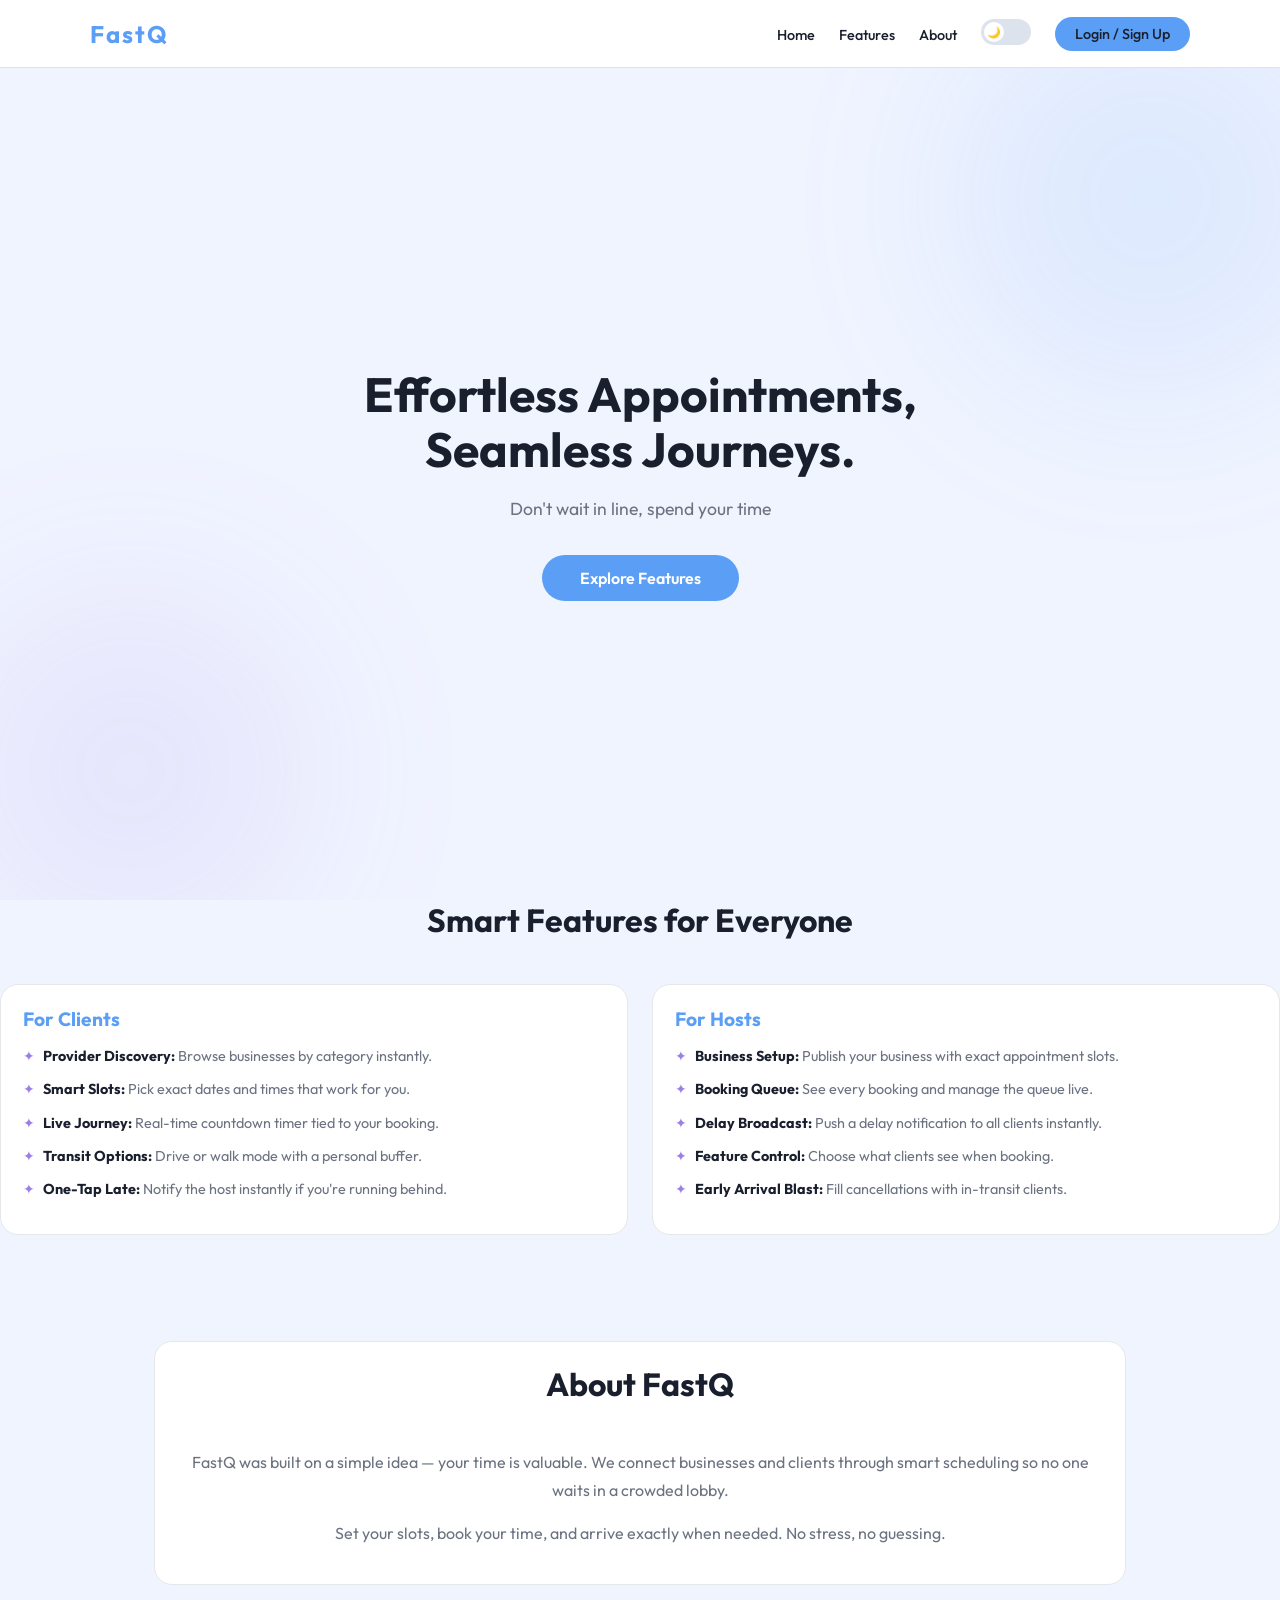
<file: index.html>
<!DOCTYPE html>
<html lang="en">

<head>
    <meta charset="UTF-8">
    <meta name="viewport" content="width=device-width, initial-scale=1.0">
    <title>FastQ — Don't wait in line, spend your time.</title>
    <link rel="preconnect" href="https://fonts.googleapis.com">
    <link rel="preconnect" href="https://fonts.gstatic.com" crossorigin>
    <link href="https://fonts.googleapis.com/css2?family=Outfit:wght@300;400;500;600;700&display=swap" rel="stylesheet">

    
    <link rel="stylesheet" href="Core Landing Page/BaseStyles.css">
    <link rel="stylesheet" href="Core Landing Page/Navbar.css">

    <link rel="stylesheet" href="Landing Content/FeaturesAbout.css">
    <link rel="stylesheet" href="Landing Content/MediaQueries.css">
</head>

<body>
<nav class="navbar">
    <div class="nav-inner">
        <span class="logo">FastQ</span>
        <ul class="nav-links">
            <li><a href="#hero">Home</a></li>
            <li><a href="#features">Features</a></li>
            <li><a href="#about">About</a></li>
            <li>
                <button class="dark-toggle" onclick="toggleDark()">
                    <span class="dark-knob" id="dark-knob">🌙</span>
                </button>
            </li>
            <li>
                <a href="auth.html" class="btn-nav-cta">Login / Sign Up</a>
            </li>
        </ul>
    </div>
</nav>

<main class="page-top">
    <section id="hero" class="hero">
        <div class="blob blob-1"></div>
        <div class="blob blob-2"></div>
        <div class="hero-content">

            <h1> Effortless Appointments,<br>Seamless Journeys.</h1>
            <p>Don't wait in line, spend your time</p>
            <button class="btn-primary"
                onclick="document.getElementById('features').scrollIntoView({behavior:'smooth'})">
                Explore Features
            </button>
       </div>
    </section>

    <section id="features" class="features">
        <h2 class="section-title">Smart Features for Everyone</h2>
        <div class="features-grid">
        <div class="card">
            <h3>For Clients</h3>
            <ul class="feature-list">
                <li><strong>Provider Discovery:</strong> Browse businesses by category instantly.</li>
                <li><strong>Smart Slots:</strong> Pick exact dates and times that work for you.</li>
                <li><strong>Live Journey:</strong> Real-time countdown timer tied to your booking.</li>
                <li><strong>Transit Options:</strong> Drive or walk mode with a personal buffer.</li>
                <li><strong>One-Tap Late:</strong> Notify the host instantly if you're running behind.</li>
            </ul>
        </div>
        <div class="card">
            <h3>For Hosts</h3>
            <ul class="feature-list">
                <li><strong>Business Setup:</strong> Publish your business with exact appointment slots.</li>
                <li><strong>Booking Queue:</strong> See every booking and manage the queue live.</li>
                <li><strong>Delay Broadcast:</strong> Push a delay notification to all clients instantly.</li>
                <li><strong>Feature Control:</strong> Choose what clients see when booking.</li>
                <li><strong>Early Arrival Blast:</strong> Fill cancellations with in-transit clients.</li>
            </ul>
        </div>
        </div>
      </section>  

      <section id="about" class="section">
        <div class="card about-card">
            <h2 class="section-title">About FastQ</h2>
            <p>FastQ was built on a simple idea — your time is valuable. We connect businesses and clients through
                smart scheduling so no one waits in a crowded lobby.</p>
            <p>Set your slots, book your time, and arrive exactly when needed. No stress, no guessing.</p>
        </div>
      </section>

</main>
<script src="Core Landing Page/DarkModeToggle.js"></script>
<script src="Landing Content/ThemeSync.js"></script>



</body>
</html>
</file>
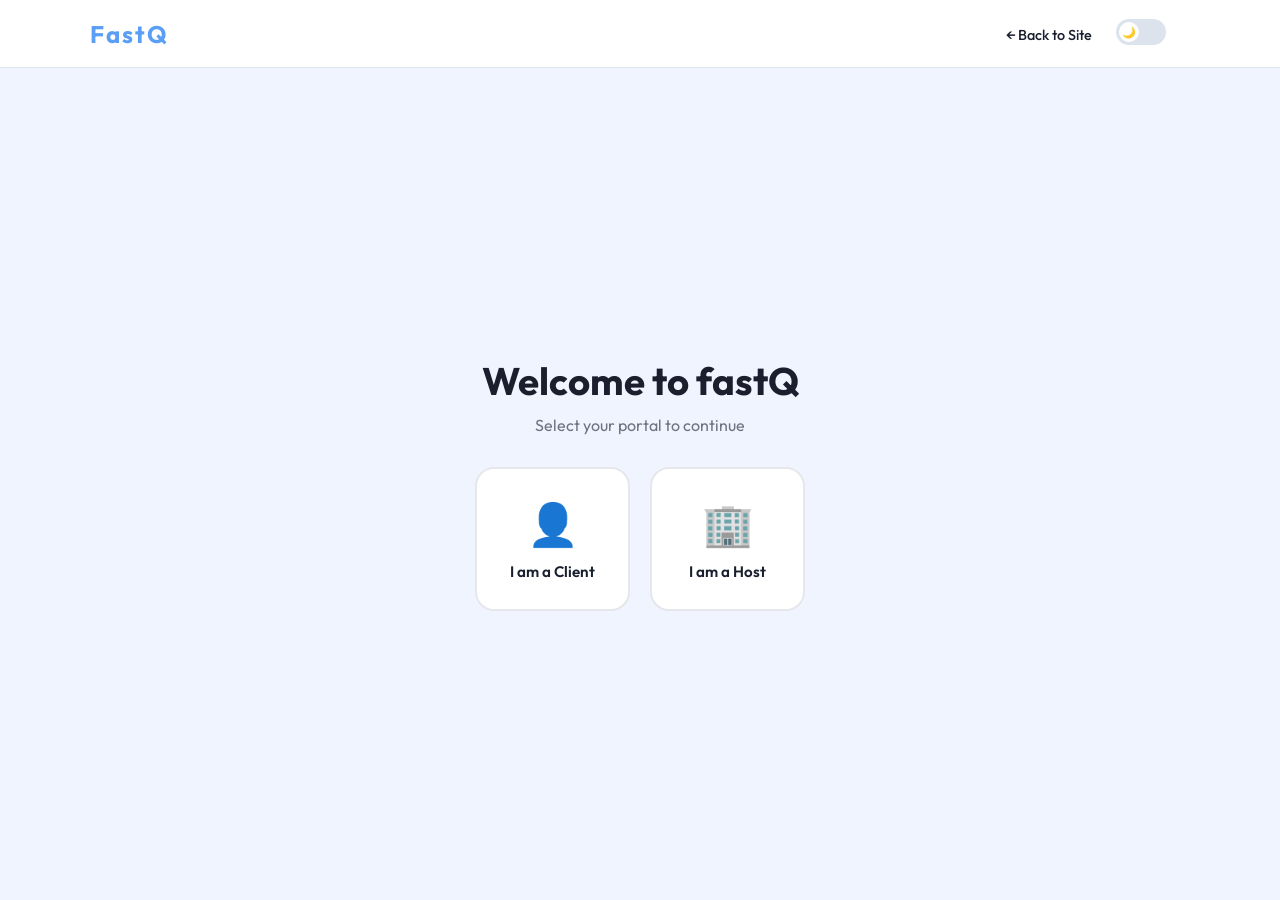
<file: auth.html>
<!DOCTYPE html>
<html lang="en">
<head>
    <meta charset="UTF-8">
    <meta name="viewport" content="width=device-width, initial-scale=1.0">
    <title>FastQ — Portal</title>
    <link rel="preconnect" href="https://fonts.googleapis.com">
    <link rel="preconnect" href="https://fonts.gstatic.com" crossorigin>
    <link href="https://fonts.googleapis.com/css2?family=Outfit:wght@300;400;500;600;700&display=swap" rel="stylesheet">

<link rel="stylesheet" href="Core Landing Page/BaseStyles.css">
    <link rel="stylesheet" href="Core Landing Page/Navbar.css">
    <link rel="stylesheet" href="Landing Content/FeaturesAbout.css">
    <link rel="stylesheet" href="Landing Content/MediaQueries.css">

    <link rel="stylesheet" href="Authentication UI/FormStyles.css">
    <link rel="stylesheet" href="Client Dashboard/DashboardCardStyles.css">
    <link rel="stylesheet" href="Manager Dashboard/QueueTimerStyles.css">

  <script>
     if (localStorage.getItem("fq-theme") === 'dark') {
        document.documentElement.style.backgroundColor = '#0d1117';
        }
    </script>

</head>

<body>
 <nav class="navbar">
    <div class="nav-inner">
        <span class="logo">FastQ</span>
        <ul class="nav-links">
            <li><a href="index.html">← Back to Site</a></li>
            <li>
                <button class="dark-toggle" onclick="toggleDark()">
                    <span class="dark-knob" id="dark-knob">🌙</span>
                </button>
            </li>
            <li>
                <button class="btn-nav-cta" id="nav-logout" style="display:none;" onclick="logoutToGateway()">
                        Logout
                </button>
            </li>
        </ul>
    </div>
 </nav>
 <div class="app-wrap">

    <section id="gateway-view" class="view active">
        <div class="gateway-inner">
            <h1>Welcome to fastQ</h1>
            <p>Select your portal to continue</p>
            <div class="role-cards">
                <div class="role-card" onclick="navigateTo('auth-view','client')">
                    <span class="role-icon">👤</span>
                    <h2>I am a Client</h2>
                </div>
                <div class="role-card" onclick="navigateTo('auth-view','host')">
                    <span class="role-icon">🏢</span>
                    <h2>I am a Host</h2>
                </div>
            </div>
        </div>
    </section>
 
    <section id="auth-view" class="view">
        <div class ="auth-card card">
          <button class="btn-back" onclick="navigateTo('gateway-view')">← Back</button>
          <h2>Access Portal</h2>

            <div class="auth-tabs">
                <button class="tab-btn active" id="login-tab" onclick="switchTab('login')">Login</button>
                <button class="tab-btn" id="signup-tab" onclick="switchTab('signup')">Sign up</button>
            </div>

            <form onsubmit="handleAuth(event)">
                <div id="signup-fields" class="signup-fields hidden">
                <div class="input-row">
                    <div class="input-group">
                        <input type="text" id="first-name" placeholder="First Name">
                    </div>
                    <div class="input-group">
                        <input type="text" id="last-name" placeholder="Last Name">
                    </div>
                </div>
                </div>
                <div class="input-group">
                    <input type="email" id="email" placeholder="Email Address" required>
                </div>
                <div class="input-group">
                    <input type="password" id="password" placeholder="Password" required>
                </div>
                <button type="submit" class="btn-form" id="auth-submit">Login</button>
            </form>
            <div class="social-login">
                <p>Or continue with</p>
                <div class="social-btns">
                    <button class="btn-social">G</button>
                    <button class="btn-social">⌘</button>
                </div>
            </div>
        </div>
    </section>
    
    <section id="host-dashboard" class = "view">
        <div class ="view-header">
            <h3>Host Dashboard</h3>
            <button class ="btn-logout" onclick="logoutToGateway()">Logout</button>
        </div>
    
        <div class ="card">
            <h4>Business Identity</h4>
            <div class ="input-group" style ="margin-top: 10px;">
                <input type="text" id="business-name" placeholder="Business Name (e.g. City Dental)">
            </div>
            <div class="input-group">
                <input type="text" id="business-location" placeholder="Address / Location">
            </div>
        </div>
       
    <div class="card">
        <h4>Sector</h4>
        <div class="sector-row">
            <div class="sector-item active" onclick="selectSector(this,'Clinic')">
                <span class="sector-icon">🏥</span><span>Clinic</span>
            </div>
        <div class="sector-item" onclick="selectSector(this,'Bank')">
                <span class="sector-icon">🏦</span><span>Bank</span>
        </div>
        <div class="sector-item" onclick="selectSector(this,'Gym')">
                <span class="sector-icon">💪</span><span>Gym</span>
        </div>
         <div class="sector-item" onclick="selectSector(this,'Salon')">
                <span class="sector-icon">✂️</span><span>Salon</span>
        </div>
         <div class="sector-item" onclick="selectSector(this,'Other')">
                <span class="sector-icon">🏪</span><span>Other</span>
        </div>
        </div>
    </div>

    <div class="card">
        <h4>Appointment Slots</h4>
        <p class="hint">Pick exact dates and times clients can book</p>
        <div class="slots-wrap" id="slots-wrap"></div>
        <div class="slot-add-row">
            <input type="date" id="slot-date">
            <input type="time" id="slot-time">
            <button class="btn-add" onclick="addSlot()">+ Add Slot</button>
        </div>
    </div>
   
    <div class="card">
        <h4>Queue Settings</h4>
        <ul class="toggle-list">
            <li>
                <span>Service Duration Buffer</span>
                <div class="buffer-ctrl">
                    <button class="btn-circle" onclick="adjustBuffer(-5)">−</button>
                    <span id="buffer-val">10</span>m 
                    <button class="btn-circle" onclick="adjustBuffer(5)">+</button>
                </div>
            </li>
        </ul>
    </div>

    <div class="card">
        <h4>Client-Facing Features</h4>
        <p class="hint">Only enabled features are shown to clients when booking</p>
        <ul class="toggle-list">
            <li>
                <span>🔔 AI-Driven Reminders</span>
                <label class="switch">
                    <input type="checkbox" id="feat-ai" checked>
                    <span class="switch-slider"></span>
                </label>
            </li>
            <li>
                <span>💳 Payment Methods</span>
                <label class="switch">
                    <input type="checkbox" id="feat-pay" checked>
                    <span class="switch-slider"></span>
                </label>
            </li>
            <li>
                 <span>👨‍⚕️ Doctor / Instructor Selection</span>
                <label class="switch">
                    <input type="checkbox" id="feat-doc">
                    <span class="switch-slider"></span>
                </label>
            </li>
            <li>
                  <span>📍Arrival Time Tracking</span>
                <label class="switch">
                    <input type="checkbox" id="feat-arr">
                    <span class="switch-slider"></span>
                </label>
            </li>
            <li>
                 <span>⏱ Duration Estimate</span>
                <label class="switch">
                    <input type="checkbox" id="feat-dur" checked>
                    <span class="switch-slider"></span>
                </label>
            </li>

            <li>
                 <span>📧 Email Reminders</span>
                <label class="switch">
                    <input type="checkbox" id="feat-email">
                    <span class="switch-slider"></span>
                </label>
            </li>
        </ul>
    </div>
    
    <button class="btn-publish" onclick="publishBusiness()">🚀 Publish Business</button>
    </section>
     
    <section id="host-manager"  class="view">
        <div class="view-header">
            <button class="btn-back" onclick="navigateTo('host-dashboard')">←</button>
            <div>
                <h3 id="bm-name">Business Name</h3>
                <span class="hint" id="bm-sector"></span>
            </div>
            <button class="btn-logout" onclick="logoutToGateway()">Logout</button>
        </div>

        <div class="stats-row">
            <div class="card stat-card">
                <span class="stat-num" id="bm-total">0</span>
                <span class="stat-label">Total Bookings</span>
            </div>
            <div class="card stat-card" >
                <span class="stat-num" id="bm-waiting">0</span>
                <span class="stat-label">In Queue</span>
            </div>
        </div>
       
        <div class="card">
            <h4>Live Operations</h4>
            <div class="ops-row">
                <div style="display: flex; align-items: center; gap: 12px;">
                    <span>🔴 Delay Broadcast</span>
                    <label class="switch">
                        <input type="checkbox" id="bm-delay-toggle" onchange="toggleDelay()">
                        <span class="switch-slider"></span>
                    </label>
                </div>
                <button class="btn-secondary" onclick="sendEarlyBlast()">Early Arrival Blast 🚀</button>
            </div>
            <div class="delay-msg-box" id="delay-msg-box">
                <div class="input-group" style="margin-top:10px; margin-bottom: 8px;">
                    <input type="text" id="delay-msg-input" placeholder="e.g Running 15 min late...">
                </div>
                <button class="btn-small" onclick="sendDelay()">Send to All Clients</button>
            </div>
        </div>

        <div class="card">
            <h4>Slot Overview</h4>
            <p class="hint" id="bm-location"></p>
            <div id="bm-slots"></div>
        </div>

        <div class="card">
            <h4>Booking Queue</h4>
            <div id="bm-queue"></div>
        </div>
    </section>
    
    <section id="user-dashboard" class="view">
            <div class="view-header">
                <h3>Discover</h3>
                <button class="btn-logout" onclick="logoutToGateway()">Logout</button>
            </div>
            <div class="category-grid" id="category-grid"></div>
            <div class="card">
                <h4>My Calendar</h4>
                <div id="calendar-list">
                    <p class="calendar-empty">No appointments yet. Book one above!</p>
                </div>
            </div>
        </section>


         <section id="provider-view" class="view">
            <div class="view-header">
                <button class="btn-back" onclick="navigateTo('user-dashboard')">←</button>
                <h3>Select Provider</h3>
            </div>
            <div id="provider-list"></div>
        </section>

         <section id="live-view" class="view">
            <div class="view-header">
                <button class="btn-back" onclick="navigateTo('user-dashboard')">←</button>
                <h3>Live Journey</h3>
            </div>

            <div class="stepper">
                <div class="step done" id="step-booked">Booked</div>
                <div class="step active" id="step-transit">In Transit</div>
                <div class="step" id="step-lobby">In Lobby</div>
                <div class="step" id="step-session">In Session</div>
            </div>

            <div class="timer-wrap">
                <div class="timer-circle">
                    <span id="countdown">--:--</span>
                    <span class="timer-label" id="timer-label">Calculating...</span>
                </div>
            </div>

            <div class="card">
                <h4>Transit Customization</h4>
                <div class="custom-row" style="margin-top:10px;">
                    <label>Personal Buffer</label>
                    <input type="range" min="0" max="30" value="5" class="slider-input" id="transit-slider"
                        oninput="updateBuffer()">
                    <span id="buffer-display">5m</span>
                </div>
                <div class="custom-row">
                    <label>Commute Mode</label>
                    <div class="mode-toggle">
                        <button class="mode-btn active" id="mode-drive" onclick="setMode('driving')">🚗 Drive</button>
                        <button class="mode-btn" id="mode-walk" onclick="setMode('walking')">🚶 Walk</button>
                    </div>
                </div>
            </div>

            <div class="alert-box">
                <span class="alert-icon">⚠️</span>
                <p id="traffic-msg">Moderate traffic. Check buffer time above.</p>
            </div>

            <div class="live-actions">
                <button class="btn-late" onclick="reportLate()">Running Late 🏃💨</button>
                <button class="btn-checkin" onclick="checkIn()">Arrived (Geofence)</button>
            </div>

            <div class="card queue-status">
                <h4>Queue Status</h4>
                <p>You are <strong>#1</strong> in the Queue.</p>
                <p style="margin-top:4px;">Estimated wait: <strong>~5 mins</strong></p>
            </div>
        </section>

    </div>

    <div class="modal-overlay hidden" id="modal">
        <div class="modal-sheet">
            <h4>Book Appointment</h4>

            <div id="feature-tags"></div>
           
            <div class="input-group" style="margin-bottom:4px;">
                <label class="hint" style="display:block; margin-bottom:6px;">Choose Service:</label>
                <select id="service-select" onchange="updateService()"></select>
            </div>
    
            <p style="font-size:0.8rem; color:#9ca3af; margin:12px 0 8px;">Select a Time Slot:</p>
            <div class="time-slots" id="time-slots"></div>
         
            <div class="legend">
                <span class="legend-item"><span class="dot green"></span> Optimal</span>
                <span class="legend-item"><span class="dot yellow"></span> Peak Hours</span>
            </div>
           
            <div class="modal-actions">
                <button class="btn-secondary" onclick="closeModal()">Cancel</button>
                <button class="btn-form" onclick="confirmBooking()">Confirm Booking</button>
            </div>
        </div>
    </div>

    <script src="Manager Dashboard/TimeCalculation.js"></script>
    <script src="Manager Dashboard/CountdownInterval.js"></script>

    <script src="Client Dashboard/DataRender.js"></script>
    <script src="Client Dashboard/BookingConfirmation.js"></script>
    
    <script src="Authentication UI/LoginSignupToggle.js"></script>
    <script src="Authentication UI/ValidationLogic.js"></script>
    
</body>
</html>
</file>
<file: Core Landing Page/BaseStyles.css>
*{
  margin: 0;
  padding: 0;  
  box-sizing: border-box;
  font-family: 'Outfit', sans-serif;

}

body{
    background-color: #f0f4ff;
    color: #1a1f2e;
    min-height:100vh;
    transition: background-color 0.3s, color 0.3s;
}

body.dark{
    background-color: #0d1117;
    color: #e6edf3;
}
</file>
<file: Core Landing Page/Navbar.css>
.navbar{
    position: fixed;
    top: 0;
    left: 0;
    right: 0;
    height: 68px;
    background-color: rgba(255,255,255,0.95);
    border-bottom: 1px solid #dde3ed;
    z-index: 100;
    display: flex;
    align-items: center;
    padding: 0 5%;
}
body.dark .navbar{
    background-color: rgba(13,17,23,0.95);
    border-color: #30363d;
}
body.dark .nav-links a {
    color: #e6edf3;
}

.nav-inner{
    width: 100%;
    max-width: 1100px;
    margin: 0 auto;
    display: flex;
    justify-content: space-between;
    align-items: center;

}

.logo{
    font-size:1.5rem;
    font-weight: 700;
    letter-spacing: 2px;
    color: #5a9ef5;
    cursor: default;
}

.nav-links{
    display:flex;
    align-items: center;
    gap: 24px;
    list-style: none;
}

.nav-links a{
    text-decoration: none;
    color: #1a1f2e;
    font-size: 0.9rem;
    font-weight: 500;
    transition: color 0.25s;
}

.nav-links a:hover{
    color: #5a9ef5;
}

.dark-toggle{
    width:50px;
    height:26px;
    background-color: #dde3ed;
    border:none;
    border-radius: 50px;
    cursor:pointer;
    position:relative;
    transition:background-color 0.3s;
}

body.dark .dark-toggle{
    background-color: #374151;
}

.dark-knob{
    position: absolute;
    top:3px;
    left: 3px;
    width: 20px;
    height: 20px;
    background-color: #ffffff;
    border-radius: 50%;
    font-size: 11px;
    display: flex;
    align-items: center;
    justify-content: center;
    transition: transform 0.3s;
}

body.dark .dark-knob{
    transform: translateX(24px);
}

.btn-nav-cta{
    background-color: #5a9ef5;
    color: white;
    padding: 8px 20px;
    border-radius: 50px;
    text-decoration: none;
    font-weight: 600;
    font-size: 0.88rem; 
    border: none;
    cursor: pointer;
    display: inline-block;
    transition: background-color 0.25s, transform 0.25s;
}

.btn-nav-cta:hover{
    background-color: #3d87f0;
    transform: translateY(-1px);
}


.page-top{
    padding-top:68px;
}

.hero{
    min-height: calc(100vh - 68px);
    display: flex;
    align-items: center;
    justify-content: center;
    text-align: center;
    padding: 60px 5%;
    position: relative;
    overflow: hidden;
}

.hero-content{
    max-width: 680px;
    position: relative;
    z-index: 2;
}

.hero h1 {
    font-size: 3rem;
    line-height: 1.15;
    margin-bottom: 18px;
    color: #1a1f2e;
}

body.dark .hero h1{
    color: #e6edf3;
}

.hero p{
    font-size: 1.1rem;
    color: #6b7280;
    margin-bottom: 32px;
    line-height: 1.6;
}


body.dark .hero p {
    color: #8b949e;
}

.blob{
    position: absolute;
    border-radius: 50%;
    filter: blur(90px);
    opacity: 0.12;
    animation: blobMove 10s ease-in-out infinite alternate;
}

.blob-1{
    width: 400px;
    height: 400px;
    background-color: #5a9ef5;
    top: -70px;
    right: -70px;
}

.blob-2{
    width: 360px;
    height: 360px;
    background-color: #9b7fe8;
    bottom: -50px;
    left: -50px;
    animation-delay: -5s;
}

body.dark .blob{
    opacity: 0.07;
}

@keyframes blobMove {
    from{
        transform: translate(0,0) scale(1);
    }
    to{
        transform: translate(28px, 28px) scale(1.08);
    }
}

.btn-primary{
    background-color: #5a9ef5;
    color: white;
    border: none;
    padding: 13px 38px;
    border-radius: 50px;
    font-size: 1rem;
    font-weight: 600;
    cursor:pointer;
    transition: background-color 0.25s, transform 0.2s;

}

.btn-primary:hover{
    background-color: #3d87f0;
    transform: translateY(-2px);
}

.btn-secondary{
    background-color: transparent;
    color:#6b7280;
    border: 1px solid #d1d5db;
    padding: 9px 18px;
    border-radius: 10px;
    font-size: 0.88rem;
    cursor: pointer;
    transition: border-color 0.25s, color 0.25s;
}

body.dark .btn-secondary{
    color:#8b949e;
    border-color:#30363d;
}

.btn-secondary:hover{
    border-color:#5a9ef5;
    color:#5a9ef5;
}


.btn-form{
    width:100%;
    padding:13px;
    background-color: #5a9ef5;
    color:white;
    border:none;
    border-radius: 12px;
    font-size: 1rem;
    font-weight: 600;
    cursor: pointer;
    margin-top: 4px;
    transition: background-color 0.25s, transform 0.2s;
}
.btn-form:hover{
    background-color: #3d87f0;
    transform: translateY(-1px);
}
.btn-back{
    background: none;
    border: none;
    color:#6b7280;
    font-size: 1.1rem;
    cursor: pointer;
    padding: 4px 8px;
    border-radius: 8px;
    transition: color 0.2s, background-color 0.2s;
}

.btn-back:hover{
    color: #5a9ef5;
    background-color: rgba(90,158,245,0.08);
}

.btn-logout{
    background-color: rgb(232,64,64,0.08);
    color: #e84040;
    border: none;
    padding: 6px 12px;
    border-radius: 8px;
    font-size: 0.8rem;
    font-weight: 500;
    cursor: pointer;
    transition: background-color 0.2s;
}

.btn-logout:hover{
    background-color: rgba(232,64,64,0.16);
}

.btn-add{
    background-color: transparent;
    border: 1px dashed #5a9ef5;
    color:#5a9ef5;
    padding: 8px 14px;
    border-radius: 20px;
    font-size: 0.82rem;
    cursor: pointer;
    white-space: nowrap;
    transition: background-color 0.2s;
}

.btn-add:hover{
    background-color: rgba(90,158,245,0.08);
}

.btn-publish{
    width: 100%;
    padding: 13px;
    background-color: #5a9ef5;
    color: white;
    border: none;
    border-radius: 12px;
    font-size: 1rem;
    font-weight: 600;
    cursor: pointer;
    margin-bottom: 24px;
    transition: background-color 0.25s, transform 0.2s;
}
.btn-publish:hover{
    background-color: #3d87f0;
    transform: translateY(-1px);
}
.btn-small{
    padding: 5px 11px;
    border-radius: 8px;
    background-color: #5a9ef5;
    color: white;
    border: none;
    font-size: 0.76rem;
    font-weight: 600;
    cursor: pointer;
    transition: background-color 0.2s;
}

.btn-small:hover{
    background-color: #3d87f0;
}

.btn-remove{
    width: 27px;
    height: 27px;
    border-radius: 7px;
    border: 1px solid #e84040;
    background-color: rgba(232,64,64,0.07);
    color: #e84040;
    font-size: 0.88rem;
    cursor: pointer;
    display: flex;
    align-items: center;
    justify-content: center;
    transition: background-color 0.2s;
}

.btn-remove:hover{
    background-color: #e84040;
    color: white;
}

.btn-circle{
    width: 28px;
    height: 28px;
    border-radius: 50%;
    border: 1px solid #d1d5db;
    background-color: #f3f4f6;
    color: #5a9ef5;
    font-size: 1.1rem;
    font-weight: 700;
    cursor: pointer;
    display: flex;
    align-items: center;
    justify-content: center;
    transition: background-color 0.2s;
}

body.dark .btn-circle{
    background-color: #21262d;
    border-color: #30363d;
}
.btn-circle:hover{
    background-color: #5a9ef5;
    color: white;
}
</file>
<file: Landing Content/FeaturesAbout.css>
.card{
    background-color:#ffffff ;
    border: 1px solid #e5e7eb;
    border-radius: 18px;
    padding:22px;
    margin-bottom: 16px;
    transition: transform 0.25s, box-shadow 0.25s;
}

body.dark .card{
    background-color: #161b22;
    border-color: #30363d;
}

.card:hover{
    transform:translateY(-2px);
    box-shadow:0 8px 28px rgba(0,0,0,0.08);
}

body.dark .card:hover{
    box-shadow:0 8px 28px rgba(0,0,0,0.4);
}

.card h3{
color: #5a9ef5;
font-size:1.2rem;
margin-bottom: 14px;
}

.card h4 {
    color: #1a1f2e;
    font-size: 0.98rem;
    margin-bottom: 10px;
}

body.dark .card h4 {
    color: #e6edf3;
}

/*inputs in auth.html*/

.input-group{
    margin-bottom:13px;
    width:100%;
}

.input-group input, .input-group select{
    width:100%;
    padding:11px 14px;
    border:1px solid #d1d5db;
    border-radius: 10px;
    background-color: #f9fafb;
    color:#1a1f2e;
    font-size: 0.93rem;
    font-family: inherit;
    outline: none;
    transition: border-color 0.25s, box-shadow 0.25s;
}

body.dark .input-group input, body.dark .input-group select{
    background-color: #21262d;
    border-color:#30363d;
    color:#e6edf3;
}

.input-group input::placeholder{
    color:#9ca3af;
}

body.dark .input-group input::placeholder{
    color: #484f58;
}

.input-group input:focus, .input-group select:focus{
    border-color: #5a9ef5;
    box-shadow: 0 0 0 3px rgba(90, 158, 245, 0.15);
}

.input-row{
    display:flex;
    gap:10px;
}

.signup-fields{
    overflow: hidden;
    max-height:200px;
    opacity:1;
    transition: max-height 0.35s ease, opacity 0.3s ease;
}

.signup-fields.hidden{
    max-height:0;
    opacity:0;
}

/*toggle switch*/
.switch{
    position: relative;
    width:40px;
    height:22px;
    flex-shrink:0;
}

.switch input{
    opacity:0;
    width:0;
    height:0;
}

.switch-slider{
    position:absolute;
    inset:0;
    background-color: #d1d5db;
    border-radius: 34px;
    cursor:pointer;
    transition: background-color 0.3s;
}

.switch-slider::before {
    content: '';
    position: absolute;
    width: 16px;
    height: 16px;
    left: 3px;
    top: 3px;
    background-color: white;
    border-radius: 50%;
    transition: transform 0.3s;
}

.switch input:checked+.switch-slider {
    background-color: #5a9ef5;
}

.switch input:checked+.switch-slider::before {
    transform: translateX(18px);
}

/*landing section*/
.section{
    padding:90px 5%;
    max-width:1100px;
    margin:0 auto;
}

.section-title{
    text-align: center;
    font-size: 2rem;
    margin-bottom: 44px;
    color:#1a1f2e;
}

body.dark .section-title{
    color:#e6edf3;
}

.features-grid{
    display:grid;
    grid-template-columns: 1fr 1fr;
    gap:24px;
}

.feature-list{
    list-style:none;
}

.feature-list li{
    padding-left: 20px;
    position: relative;
    margin-bottom: 11px;
    line-height:1.55;
    color:#6b7280;
    font-size:0.9rem;
}

body.dark .feature-list li{
    color:#8b949e;
}

.feature-list li::before {
    content: '✦';
    position: absolute;
    left: 0;
    color: #9b7fe8;
}

.feature-list li strong {
    color: #1a1f2e;
}

body.dark .feature-list li strong {
    color: #e6edf3;
}

.about-card {
    text-align: center;
}

.about-card p {
    color: #6b7280;
    line-height: 1.8;
    font-size: 1rem;
    margin-bottom: 14px;
}

body.dark .about-card p {
    color: #8b949e;
}

/*app page wrap*/
.app-wrap{
    padding-top: 68px;
    min-height:100vh;
}

.view{
    display:none;
    padding:20px;
    flex-direction: column;
    animation: fadeIn 0.35s ease-out;
}

@keyframes fadeIn {
    from { opacity: 0; transform: translateY(8px); }
    to   { opacity: 1; transform: translateY(0); }
}

.view.active{
    display:flex;
}

.view-header{
    display:flex;
    justify-content: space-between;
    align-items: center;
    padding-bottom: 14px;
    margin-bottom: 16px;
    border-bottom: 1px solid #e5e7eb;
}

body.dark .view-header{
    border-color: #30363d;
}

.view-header h3{
    font-size: 1.1rem;
    font-weight: 600;
    color:#1a1f2e;
}

body.dark .view-header h3{
    color:#e6edf3;
}

/*gateway*/
#gateway-view{
    justify-content: center;
    align-items: center;
    min-height: calc(100vh - 68px);
    text-align: center;
}

.gateway-inner{
    display:flex;
    flex-direction: column;
    align-items: center;
    padding: 40px 20px;
}

.gateway-inner h1{
    font-size: 2.4rem;
    margin-bottom: 10px;
    color:#1a1f2e;
}

body.dark .gateway-inner h1{
    color:#e6edf3;
}

.gateway-inner p{
    color:#6b7280;
    margin-bottom: 32px;
    font-size: 1rem;
}

body.dark .gateway-inner p{
    color:#8b949e;
}

.role-cards{
    display: flex;
    gap:20px;
    justify-content: center;
    flex-wrap: wrap;
}

.role-card{
    width:155px;
    padding:28px 16px;
    cursor:pointer;
    text-align: center;
    border-radius: 19px;
    border: 2px solid #e5e7eb;
    background-color: #ffffff;
    transition: border-color 0.25s, transform 0.25s, box-shadow 0.25s;
}

body.dark .role-card{
    background-color: #161b22;
    border-color: #30363d;
}

.role-card:hover{
    border-color: #5a9ef5;
    transform:translateY(-4px);
    box-shadow: 0 8px 22px rgba(90, 158, 245, 0.18);
}

.role-icon{
    font-size: 2.6rem;
    margin-bottom: 12px;
    display: block;
    transition: transform 0.25s;
}

.role-card:hover .role-icon{
    transform: scale(1.12);
}

.role-card h2{
    font-size: 0.95rem;
    color:#1a1f2e;
    font-weight: 600;
}

body.dark .role-card h2{
    color:#e6edf3;
}
</file>
<file: Landing Content/MediaQueries.css>
@media (max-width: 500px) {
    .features-grid {
        grid-template-columns: 1fr;
    }

    .category-grid {
        grid-template-columns: repeat(3, 1fr);
    }

    .live-actions {
        flex-direction: column;
    }

    .time-slots {
        flex-direction: column;
    }

    .hero h1 {
        font-size: 2.1rem;
    }

    .slot-add-row {
        flex-direction: column;
        align-items: stretch;
    }

    .input-row {
        flex-direction: column;
    }

    .modal-actions {
        flex-direction: column;
    }
}

@media (min-width: 700px) {
    .app-wrap>.view {
        max-width: 700px;
        margin: 0 auto;
    }
}
</file>
<file: Authentication UI/FormStyles.css>
#auth-view {
    justify-content: center;
    align-items: center;
    min-height: calc(100vh - 68px);
}

.auth-card {
    width: 100%;
    max-width: 420px;
    margin: auto;
}

.auth-card h2 {
    font-size: 1.35rem;
    margin-bottom: 16px;
    color: #1a1f2e;
}

body.dark .auth-card h2 {
    color: #e6edf3;
}

.auth-tabs {
    display: flex;
    background-color: #f3f4f6;
    border-radius: 10px;
    padding: 4px;
    margin-bottom: 18px;
    gap: 4px;
}

body.dark .auth-tabs {
    background-color: #21262d;
}

.tab-btn {
    flex: 1;
    padding: 9px;
    border: none;
    border-radius: 8px;
    background-color: transparent;
    color: #6b7280;
    font-size: 0.9rem;
    font-weight: 500;
    cursor: pointer;
    transition: background-color 0.25s, color 0.25s;
}

body.dark .tab-btn {
    color: #8b949e;
}

.tab-btn.active {
    background-color: #ffffff;
    color: #1a1f2e;
    box-shadow: 0 1px 4px rgba(0, 0, 0, 0.08);
}

body.dark .tab-btn.active {
    background-color: #30363d;
    color: #e6edf3;
}

.social-login {
    text-align: center;
    margin-top: 18px;
}

.social-login p {
    color: #9ca3af;
    font-size: 0.83rem;
    margin-bottom: 10px;
}

.social-btns {
    display: flex;
    justify-content: center;
    gap: 12px;
}

.btn-social {
    width: 42px;
    height: 42px;
    border-radius: 50%;
    border: 1px solid #d1d5db;
    background-color: #f9fafb;
    color: #1a1f2e;
    font-weight: 600;
    font-size: 0.88rem;
    cursor: pointer;
    transition: border-color 0.2s, background-color 0.2s, color 0.2s;
}

body.dark .btn-social {
    background-color: #21262d;
    border-color: #30363d;
    color: #e6edf3;
}

.btn-social:hover {
    border-color: #5a9ef5;
    background-color: #5a9ef5;
    color: white;
}

.hint {
    font-size: 0.78rem;
    color: #9ca3af;
    margin-bottom: 10px;
    display: block;
}

.sector-row {
    display: flex;
    justify-content: space-around;
    padding: 8px 0;
    flex-wrap: wrap;
    gap: 8px;
}

.sector-item {
    display: flex;
    flex-direction: column;
    align-items: center;
    gap: 4px;
    cursor: pointer;
    color: #9ca3af;
    opacity: 0.6;
    font-size: 0.8rem;
    transition: opacity 0.25s, color 0.25s, transform 0.25s;
    padding: 8px 10px;
    border-radius: 10px;
}

.sector-item:hover,
.sector-item.active {
    opacity: 1;
    color: #5a9ef5;
    transform: scale(1.1);
}

.sector-icon {
    font-size: 1.8rem;
}

.slots-wrap {
    display: flex;
    flex-wrap: wrap;
    gap: 8px;
    margin-bottom: 10px;
}

.slot-tag {
    display: flex;
    align-items: center;
    gap: 6px;
    background-color: #f3f4f6;
    border: 1px solid #e5e7eb;
    border-radius: 20px;
    padding: 5px 11px;
    font-size: 0.82rem;
    color: #1a1f2e;
}

body.dark .slot-tag {
    background-color: #21262d;
    border-color: #30363d;
    color: #e6edf3;
}

.slot-tag .remove {
    color: #e84040;
    cursor: pointer;
    font-weight: 700;
}

.slot-tag .remove:hover {
    opacity: 0.7;
}

.slot-add-row {
    display: flex;
    gap: 8px;
    flex-wrap: wrap;
    align-items: center;
}

.slot-add-row input[type="date"],
.slot-add-row input[type="time"] {
    flex: 1;
    min-width: 110px;
    padding: 8px 11px;
    border: 1px solid #d1d5db;
    border-radius: 9px;
    background-color: #f9fafb;
    color: #1a1f2e;
    font-size: 0.86rem;
    font-family: inherit;
    outline: none;
    transition: border-color 0.25s;
}

body.dark .slot-add-row input[type="date"],
body.dark .slot-add-row input[type="time"] {
    background-color: #21262d;
    border-color: #30363d;
    color: #e6edf3;
    color-scheme: dark;
}

.slot-add-row input:focus {
    border-color: #5a9ef5;
}

.toggle-list {
    list-style: none;
}

.toggle-list li {
    display: flex;
    justify-content: space-between;
    align-items: center;
    padding: 10px 0;
    border-bottom: 1px solid #e5e7eb;
    font-size: 0.88rem;
    color: #1a1f2e;
}

body.dark .toggle-list li {
    border-color: #30363d;
    color: #e6edf3;
}

.toggle-list li:last-child {
    border: none;
}

.buffer-ctrl {
    display: flex;
    align-items: center;
    gap: 10px;
    color: #1a1f2e;
    font-weight: 600;
}

body.dark .buffer-ctrl {
    color: #e6edf3;
}
</file>
<file: Client Dashboard/DashboardCardStyles.css>
/*Host manger*/
.stats-row {
    display: grid;
    grid-template-columns: 1fr 1fr;
    gap: 14px;
    margin-bottom: 4px;
}

.stat-card {
    text-align: center;
    padding: 20px;
}

.stat-num {
    display: block;
    font-size: 2.1rem;
    font-weight: 700;
    color: #5a9ef5;
    line-height: 1;
    margin-bottom: 6px;
}

.stat-label {
    font-size: 0.72rem;
    color: #9ca3af;
    text-transform: uppercase;
    letter-spacing: 0.06em;
}

.ops-row {
    display: flex;
    justify-content: space-between;
    align-items: center;
    flex-wrap: wrap;
    gap: 12px;
    margin-top: 12px;
}

.ops-row span {
    font-size: 0.9rem;
    color: #1a1f2e;
}

body.dark .ops-row span {
    color: #e6edf3;
}

.delay-msg-box {
    display: none;
}

.delay-msg-box.visible {
    display: block;
}

.queue-item {
    display: flex;
    align-items: center;
    gap: 12px;
    padding: 12px 14px;
    border-radius: 12px;
    background-color: #f9fafb;
    border: 1px solid #e5e7eb;
    margin-bottom: 10px;
}

body.dark .queue-item {
    background-color: #21262d;
    border-color: #30363d;
}

.q-pos {
    font-size: 1rem;
    font-weight: 700;
    color: #5a9ef5;
    min-width: 24px;
    text-align: center;
}

.q-info {
    flex: 1;
    display: flex;
    flex-direction: column;
    gap: 2px;
}

.q-info strong {
    font-size: 0.9rem;
    color: #1a1f2e;
}

body.dark .q-info strong {
    color: #e6edf3;
}

.q-info span {
    font-size: 0.76rem;
    color: #6b7280;
}

body.dark .q-info span {
    color: #8b949e;
}
.q-actions {
    display: flex;
    align-items: center;
    gap: 7px;
    flex-wrap: wrap;
}

.badge {
    padding: 3px 10px;
    border-radius: 20px;
    font-size: 0.68rem;
    font-weight: 600;
    text-transform: capitalize;
}

.badge.waiting {
    background-color: rgba(90, 158, 245, 0.12);
    color: #5a9ef5;
}

.badge.in-session {
    background-color: rgba(62, 207, 110, 0.12);
    color: #3ecf6e;
}

.badge.done {
    background-color: #f3f4f6;
    color: #9ca3af;
}

body.dark .badge.done {
    background-color: #21262d;
}

.slot-overview-row {
    display: flex;
    justify-content: space-between;
    padding: 9px 0;
    border-bottom: 1px solid #e5e7eb;
    font-size: 0.86rem;
    color: #1a1f2e;
}

body.dark .slot-overview-row {
    border-color: #30363d;
    color: #e6edf3;
}

.slot-overview-row:last-child {
    border-bottom: none;
}

.slot-booked-count {
    font-size: 0.76rem;
    color: #9ca3af;
}

/*client dicover page*/
.category-grid {
    display: grid;
    grid-template-columns: repeat(3, 1fr);
    gap: 12px;
    margin-bottom: 18px;
}

.category-btn {
    display: flex;
    flex-direction: column;
    align-items: center;
    justify-content: center;
    padding: 15px 10px;
    border: 1px solid #e5e7eb;
    border-radius: 14px;
    background-color: #ffffff;
    cursor: pointer;
    font-size: 0.86rem;
    font-weight: 500;
    color: #1a1f2e;
    transition: border-color 0.25s, color 0.25s, transform 0.2s;
}

body.dark .category-btn {
    background-color: #161b22;
    border-color: #30363d;
    color: #e6edf3;
}

.category-btn:hover {
    border-color: #5a9ef5;
    color: #5a9ef5;
    transform: translateY(-2px);
}

.cat-icon {
    font-size: 1.8rem;
    margin-bottom: 6px;
}

/* Calendar */
.calendar-empty {
    text-align: center;
    color: #9ca3af;
    padding: 20px;
    font-size: 0.88rem;
}

.appointment-row {
    display: flex;
    align-items: center;
    gap: 12px;
    padding: 10px;
    border-radius: 10px;
    background-color: #f9fafb;
    border: 1px solid #e5e7eb;
    margin-bottom: 10px;
}

body.dark .appointment-row {
    background-color: #21262d;
    border-color: #30363d;
}

.date-box {
    background-color: #f3f4f6;
    border: 1px solid #e5e7eb;
    border-radius: 8px;
    padding: 7px;
    text-align: center;
    min-width: 46px;
    flex-shrink: 0;
}

body.dark .date-box {
    background-color: #30363d;
    border-color: #484f58;
}

.date-box .day {
    display: block;
    font-weight: 700;
    font-size: 1.1rem;
    color: #1a1f2e;
}

body.dark .date-box .day {
    color: #e6edf3;
}

.date-box .month {
    font-size: 0.63rem;
    text-transform: uppercase;
    color: #6b7280;
}

.apt-info {
    flex: 1;
}

.apt-info h5 {
    font-size: 0.88rem;
    margin-bottom: 2px;
    color: #1a1f2e;
}

body.dark .apt-info h5 {
    color: #e6edf3;
}

.apt-info p {
    font-size: 0.75rem;
    color: #6b7280;
}

body.dark .apt-info p {
    color: #8b949e;
}

.apt-time {
    color: #5a9ef5 !important;
}

.btn-live {
    background-color: #5a9ef5;
    color: white;
    border: none;
    padding: 5px 11px;
    border-radius: 6px;
    font-size: 0.7rem;
    font-weight: 600;
    cursor: pointer;
    flex-shrink: 0;
    animation: livePulse 2s infinite;
}

@keyframes livePulse {
    0% {
        transform: scale(1);
        box-shadow: 0 0 0 0 rgba(90, 158, 245, 0.5);
    }

    70% {
        transform: scale(1.04);
        box-shadow: 0 0 0 6px rgba(90, 158, 245, 0);
    }

    100% {
        transform: scale(1);
        box-shadow: 0 0 0 0 rgba(90, 158, 245, 0);
    }
}
/*provider list*/
.provider-item {
    display: flex;
    justify-content: space-between;
    align-items: center;
    margin-bottom: 0;
    flex-wrap: wrap;
    gap: 10px;
}

.provider-info h4 {
    font-size: 0.98rem;
    margin-bottom: 3px;
    color: #1a1f2e;
}

body.dark .provider-info h4 {
    color: #e6edf3;
}

.provider-info p {
    font-size: 0.76rem;
    color: #6b7280;
    line-height: 1.5;
}

body.dark .provider-info p {
    color: #8b949e;
}

.delay-banner {
    background-color: rgba(245, 166, 35, 0.1);
    border: 1px solid #f5a623;
    border-radius: 8px;
    padding: 6px 12px;
    font-size: 0.76rem;
    color: #f5a623;
    margin-bottom: 8px;
    width: 100%;
}

/*booking modal*/
.modal-overlay {
    position: fixed;
    inset: 0;
    background-color: rgba(0, 0, 0, 0.5);
    display: flex;
    justify-content: center;
    align-items: flex-end;
    z-index: 200;
}

.modal-overlay.hidden {
    display: none;
}

.modal-sheet {
    width: 100%;
    max-width: 580px;
    background-color: #ffffff;
    border-radius: 20px 20px 0 0;
    padding: 24px 24px 36px;
    border-top: 1px solid #e5e7eb;
    animation: slideUp 0.3s ease-out;
}

body.dark .modal-sheet {
    background-color: #161b22;
    border-color: #30363d;
}

@keyframes slideUp {
    from {
        transform: translateY(100%);
    }

    to {
        transform: translateY(0);
    }
}

.modal-sheet h4 {
    font-size: 1rem;
    color: #1a1f2e;
    margin-bottom: 10px;
}

body.dark .modal-sheet h4 {
    color: #e6edf3;
}

.feature-tags {
    display: flex;
    flex-wrap: wrap;
    gap: 6px;
    margin-bottom: 12px;
}

.feat-tag {
    background-color: rgba(90, 158, 245, 0.1);
    color: #5a9ef5;
    border: 1px solid #5a9ef5;
    border-radius: 20px;
    padding: 3px 9px;
    font-size: 0.7rem;
    font-weight: 500;
}

.time-slots {
    display: flex;
    gap: 8px;
    margin: 10px 0 14px;
    flex-wrap: wrap;
}

.time-slot {
    flex: 1;
    min-width: 82px;
    background-color: #f3f4f6;
    border: 1px solid #e5e7eb;
    border-radius: 10px;
    padding: 10px 7px;
    display: flex;
    flex-direction: column;
    align-items: center;
    gap: 3px;
    font-size: 0.83rem;
    color: #1a1f2e;
    cursor: pointer;
    transition: border-color 0.2s, background-color 0.2s, transform 0.2s;
}

body.dark .time-slot {
    background-color: #21262d;
    border-color: #30363d;
    color: #e6edf3;
}

.time-slot small {
    font-size: 0.66rem;
    color: #9ca3af;
}

.time-slot:hover {
    border-color: #5a9ef5;
    background-color: rgba(90, 158, 245, 0.07);
}

.time-slot.peak {
    border-left: 3px solid #f5a623;
}

.time-slot.low {
    border-left: 3px solid #3ecf6e;
}

.time-slot.selected {
    background-color: #5a9ef5;
    border-color: #5a9ef5;
    color: white;
    transform: translateY(-2px);
    box-shadow: 0 4px 12px rgba(90, 158, 245, 0.35);
}

.time-slot.selected small {
    color: rgba(255, 255, 255, 0.8);
}

.slot-date-tag {
    font-size: 0.65rem;
    font-weight: 600;
    color: #5a9ef5;
    text-transform: uppercase;
}

.time-slot.selected .slot-date-tag {
    color: rgba(255, 255, 255, 0.85);
}

.legend {
    display: flex;
    gap: 14px;
    margin-bottom: 14px;
    font-size: 0.72rem;
    color: #9ca3af;
}

.legend-item {
    display: flex;
    align-items: center;
    gap: 4px;
}

.dot {
    width: 8px;
    height: 8px;
    border-radius: 50%;
    display: inline-block;
}

.dot.green {
    background-color: #3ecf6e;
}

.dot.yellow {
    background-color: #f5a623;
}

.modal-actions {
    display: flex;
    gap: 10px;
}

.modal-actions .btn-secondary {
    flex: 1;
}

.modal-actions .btn-form {
    flex: 2;
    margin-top: 0;
}
</file>
<file: Manager Dashboard/QueueTimerStyles.css>
.stepper{
    display: flex;
    justify-content: space-between;
    position :relative;
    margin-bottom: 20px;
    padding:0 4px;

}

.stepper::before{
    content: '';
    position:absolute;
    top:50%;
    left:10px;
    right:10px;
    height:2px;
    background-color:#e5e7eb;
    transform:translateY(-50%);
    z-index:0;
}
body.dark .stepper::before{
    background-color: #30363d;
}

.step{
    position: relative;
    z-index: 1;
    padding: 6px 11px;
    border-radius: 50px;
    font-size: 0.68rem;
    font-weight: 500;
    border:1px solid #e5e7eb;
    background-color: #ffffff;
    color:#9ca3af;
    transition: background-color 0.3s, color 0.3s;

}

body.dark .step{
    background-color: #161b22;
    border-color: #30363d;
}

.step.active{
    background-color: #5a9ef5;
    color:white;
    border-color:#5a9ef5;
    box-shadow: 0 2px 8px rgba(90, 158, 245, 0.3);
}

.step.done{
    background-color:#3ecf6e;
    color:white;
    border-color: #3ecf6e;
}

.timer-wrap{
    display: flex;
    justify-content: center;
    margin :16px 0;
}

.timer-circle{
    width: 175px;
    height: 175px;
    border-radius: 50%;
    border: 3px solid #e5e7eb;
    border-top-color: #5a9ef5;
    display:flex;
    flex-direction: column;
    align-items: center;
    justify-content: center;
    background-color: rgba(90, 158, 245, 0.04);
}

body.dark .timer-circle{
    border-color: #30363d;
    border-top-color: #7eb6ff;
}

#countdown{
    font-size:2rem;
    font-weight:300;
    color:#1a1f2e;
    font-variant-numeric: tabular-nums;
    line-height: 1;
}

body.dark #countdown{
    color:#e6edf3;
}


.timer-label{
    font-size:0.65rem;
    color: #9ca3af;
    margin-top:5px;
    text-align:center;
    max-width: 130px;
    line-height:1.3;
}

.custom-row{
    display: flex;
    flex-direction:column;
    gap:7px;
    margin-bottom:15px;
}

.custom-row label{
    font-size:0.84rem;
    color:#6b7280;
}

body.dark .custom-row label{
    color:#8b949e;
}

.slider-input{
    width:100%;
    accent-color:#5a9ef5;
    cursor:pointer;
}

.mode-toggle{
    display:flex;
    gap:7px;
    background-color: #f3f4f6;
    padding: 4px;
    border-radius: 10px;
}

body.dark .mode-toggle{
    background-color:#21262d;
}

.mode-btn{
    flex: 1;
    padding: 8px;
    border: none;
    border-radius: 8px;
    background-color: transparent;
    color: #9ca3af;
    font-size: 0.82rem;
    cursor: pointer;
    transition: background-color 0.2s, color 0.2s;
}


.mode-btn.active{
    background-color: #ffffff;
    color: #1a1f2e;
    box-shadow:  0 1px 4px rgba(0, 0, 0, 0.08);
}

body.dark .mode-btn.active{
    background-color: #30363d;
    color: #e6edf3;
}

.alert-box{
    display: flex;
    align-items: center;
    gap:12px;
    border:1px solid #f5a623;
    background-color: rgba(245, 166, 35, 0.07);
    border-radius: 14px;
    padding: 13px;
    margin-bottom:16px;
}

.alert-icon{
    font-size: 1.25rem;
    flex-shrink: 0;
}

#traffic-msg{
    font-size:0.86rem;
    color:#1a1f2e;
    line-height:1.4;

}

body.dark #traffic-msg{
    color:#e6edf3;

}

.live-actions{
    display: flex;
    gap:10px;
    margin-bottom:16px;
}

.btn-late{
    flex:1;
    padding:11px;
    border:1px solid #e84040;
    background-color:rgba(232, 64, 64, 0.07) ;
    color:#e84040;
    border-radius: 12px;
    font-size:0.86rem;
    cursor:pointer  ;
    transition:background-color 0.2s;
}

.btn-late:hover{
    background-color: rgba(232, 64, 64, 0.14);
}

.btn-checkin{
    flex:2;
    padding: 11px;
    background-color: #5a9ef5;
    color:white;
    border:none;
    border-radius: 12px;
    font-size:0.86rem;
    font-weight: 600;
    cursor: pointer;
    transition: background-color 0.2s;

}

.btn-checkin:hover{
    background-color:#3d87f0 ;
}

.queue-status{
    text-align: center;
    padding: 20px;

}

.queue-status h4{
    margin-bottom: 10px;
    color:#1a1f2e;
}

body.dark .queue-status h4{
    color:#e6edf3;
}

.queue-status p{
    font-size: 0.88rem;
    color:#6b7280;

}

body.dark .queue-status p{
    color:#8b949e;
}

.queue-status strong{
    color:#5a9ef5;
    font-size: 1.1rem;

}

.hidden{
    display: none !important;
}

.empty-msg{
    text-align: center;
    color:#9ca3af;
    padding: 20px;
    font-size: 0.86rem;
}
</file>
